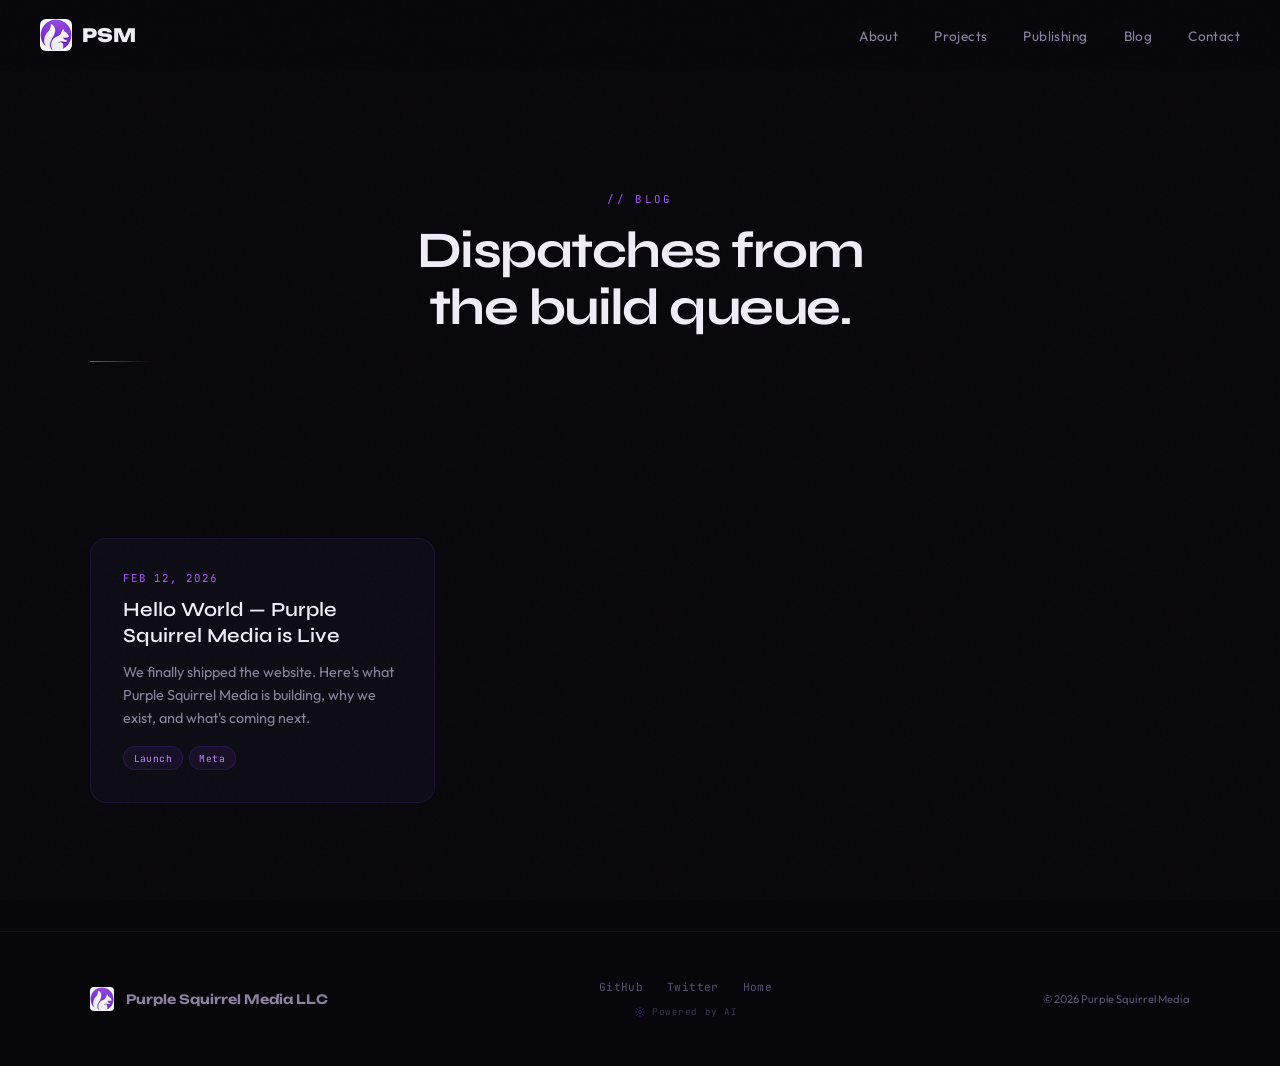
<file: blog/index.html>
<!DOCTYPE html>
<html lang="en">
<head>
    <meta charset="UTF-8">
    <meta name="viewport" content="width=device-width, initial-scale=1.0">
    <title>Blog — Purple Squirrel Media</title>
    <meta name="description" content="Updates on developer tools, open source projects, and publishing from Purple Squirrel Media.">
    <link rel="preconnect" href="https://fonts.googleapis.com">
    <link rel="preconnect" href="https://fonts.gstatic.com" crossorigin>
    <link href="https://fonts.googleapis.com/css2?family=Instrument+Serif:ital@0;1&family=JetBrains+Mono:wght@400;500&family=Outfit:wght@300;400;500;600;700&family=Syne:wght@400;500;600;700;800&family=Unbounded:wght@400;500;600;700;800;900&display=swap" rel="stylesheet">
    <link rel="stylesheet" href="/css/style.css">
</head>
<body>
    <div id="nav-placeholder"></div>

    <section class="blog-hero">
        <div class="section-inner">
            <div class="section-label">// Blog</div>
            <h1 class="section-title">Dispatches from<br>the build queue.</h1>
            <div class="section-divider"></div>
        </div>
    </section>

    <section class="blog-listing">
        <div class="section-inner">
            <div class="posts-grid">
                <article class="post-card">
                    <div class="post-date">Feb 12, 2026</div>
                    <h2 class="post-title"><a href="/blog/2026-02-12-hello-world.html">Hello World — Purple Squirrel Media is Live</a></h2>
                    <p class="post-excerpt">We finally shipped the website. Here's what Purple Squirrel Media is building, why we exist, and what's coming next.</p>
                    <div class="post-tags">
                        <span class="tag">Launch</span>
                        <span class="tag">Meta</span>
                    </div>
                </article>
            </div>
        </div>
    </section>

    <div id="footer-placeholder"></div>

    <script src="/js/shared.js"></script>
    <script>
        injectNav(document.getElementById('nav-placeholder'));
        injectFooter(document.getElementById('footer-placeholder'));
        initScrollNav();
        initMobileNav();
    </script>
</body>
</html>
</file>
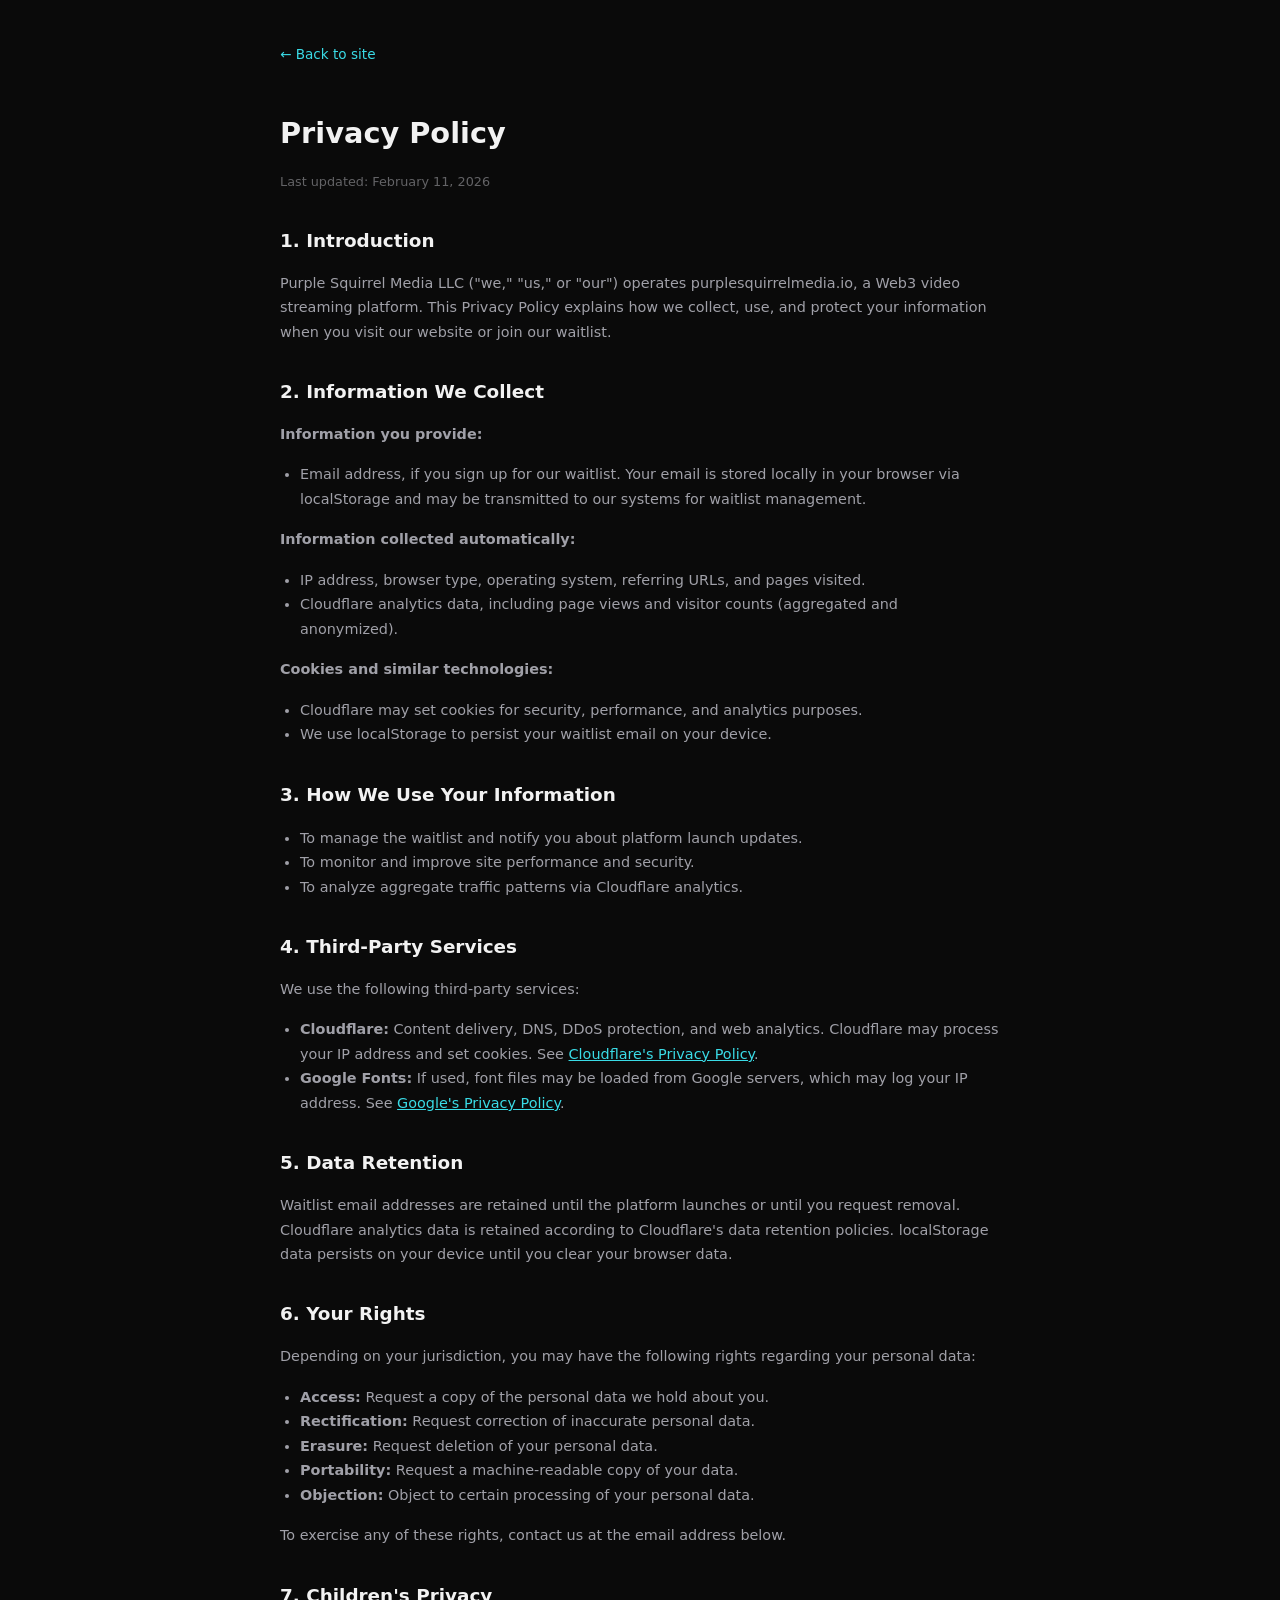
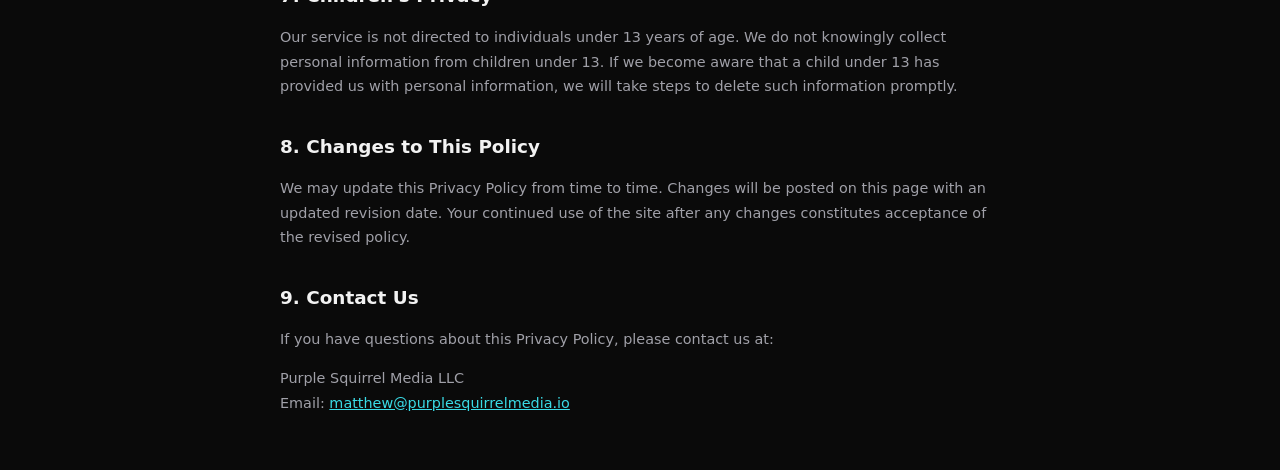
<file: privacy.html>
<!DOCTYPE html>
<html lang="en">
<head>
<meta charset="UTF-8">
<meta name="viewport" content="width=device-width, initial-scale=1.0">
<title>Privacy Policy — Purple Squirrel Media</title>
<style>
  body { font-family: system-ui, -apple-system, sans-serif; background: #0a0a0a; color: #e0e0e0; line-height: 1.7; padding: 40px 24px; max-width: 720px; margin: 0 auto; }
  h1 { font-size: 1.8rem; margin-bottom: 8px; color: #f2f2f2; }
  h2 { font-size: 1.15rem; margin-top: 32px; margin-bottom: 12px; color: #f2f2f2; }
  p, li { color: #a0a0a8; font-size: 0.9rem; }
  ul { padding-left: 20px; }
  a { color: #3adbe6; }
  .updated { font-size: 0.8rem; color: #636366; margin-bottom: 32px; }
  .back { display: inline-block; margin-bottom: 24px; color: #3adbe6; text-decoration: none; font-size: 0.85rem; }
</style>
</head>
<body>
<a href="/" class="back">&larr; Back to site</a>
<h1>Privacy Policy</h1>
<p class="updated">Last updated: February 11, 2026</p>

<h2>1. Introduction</h2>
<p>Purple Squirrel Media LLC ("we," "us," or "our") operates purplesquirrelmedia.io, a Web3 video streaming platform. This Privacy Policy explains how we collect, use, and protect your information when you visit our website or join our waitlist.</p>

<h2>2. Information We Collect</h2>
<p><strong>Information you provide:</strong></p>
<ul>
  <li>Email address, if you sign up for our waitlist. Your email is stored locally in your browser via localStorage and may be transmitted to our systems for waitlist management.</li>
</ul>
<p><strong>Information collected automatically:</strong></p>
<ul>
  <li>IP address, browser type, operating system, referring URLs, and pages visited.</li>
  <li>Cloudflare analytics data, including page views and visitor counts (aggregated and anonymized).</li>
</ul>
<p><strong>Cookies and similar technologies:</strong></p>
<ul>
  <li>Cloudflare may set cookies for security, performance, and analytics purposes.</li>
  <li>We use localStorage to persist your waitlist email on your device.</li>
</ul>

<h2>3. How We Use Your Information</h2>
<ul>
  <li>To manage the waitlist and notify you about platform launch updates.</li>
  <li>To monitor and improve site performance and security.</li>
  <li>To analyze aggregate traffic patterns via Cloudflare analytics.</li>
</ul>

<h2>4. Third-Party Services</h2>
<p>We use the following third-party services:</p>
<ul>
  <li><strong>Cloudflare:</strong> Content delivery, DNS, DDoS protection, and web analytics. Cloudflare may process your IP address and set cookies. See <a href="https://www.cloudflare.com/privacypolicy/" target="_blank" rel="noopener">Cloudflare's Privacy Policy</a>.</li>
  <li><strong>Google Fonts:</strong> If used, font files may be loaded from Google servers, which may log your IP address. See <a href="https://policies.google.com/privacy" target="_blank" rel="noopener">Google's Privacy Policy</a>.</li>
</ul>

<h2>5. Data Retention</h2>
<p>Waitlist email addresses are retained until the platform launches or until you request removal. Cloudflare analytics data is retained according to Cloudflare's data retention policies. localStorage data persists on your device until you clear your browser data.</p>

<h2>6. Your Rights</h2>
<p>Depending on your jurisdiction, you may have the following rights regarding your personal data:</p>
<ul>
  <li><strong>Access:</strong> Request a copy of the personal data we hold about you.</li>
  <li><strong>Rectification:</strong> Request correction of inaccurate personal data.</li>
  <li><strong>Erasure:</strong> Request deletion of your personal data.</li>
  <li><strong>Portability:</strong> Request a machine-readable copy of your data.</li>
  <li><strong>Objection:</strong> Object to certain processing of your personal data.</li>
</ul>
<p>To exercise any of these rights, contact us at the email address below.</p>

<h2>7. Children's Privacy</h2>
<p>Our service is not directed to individuals under 13 years of age. We do not knowingly collect personal information from children under 13. If we become aware that a child under 13 has provided us with personal information, we will take steps to delete such information promptly.</p>

<h2>8. Changes to This Policy</h2>
<p>We may update this Privacy Policy from time to time. Changes will be posted on this page with an updated revision date. Your continued use of the site after any changes constitutes acceptance of the revised policy.</p>

<h2>9. Contact Us</h2>
<p>If you have questions about this Privacy Policy, please contact us at:</p>
<p>Purple Squirrel Media LLC<br>
Email: <a href="mailto:matthew@purplesquirrelmedia.io">matthew@purplesquirrelmedia.io</a></p>
</body>
</html>
</file>
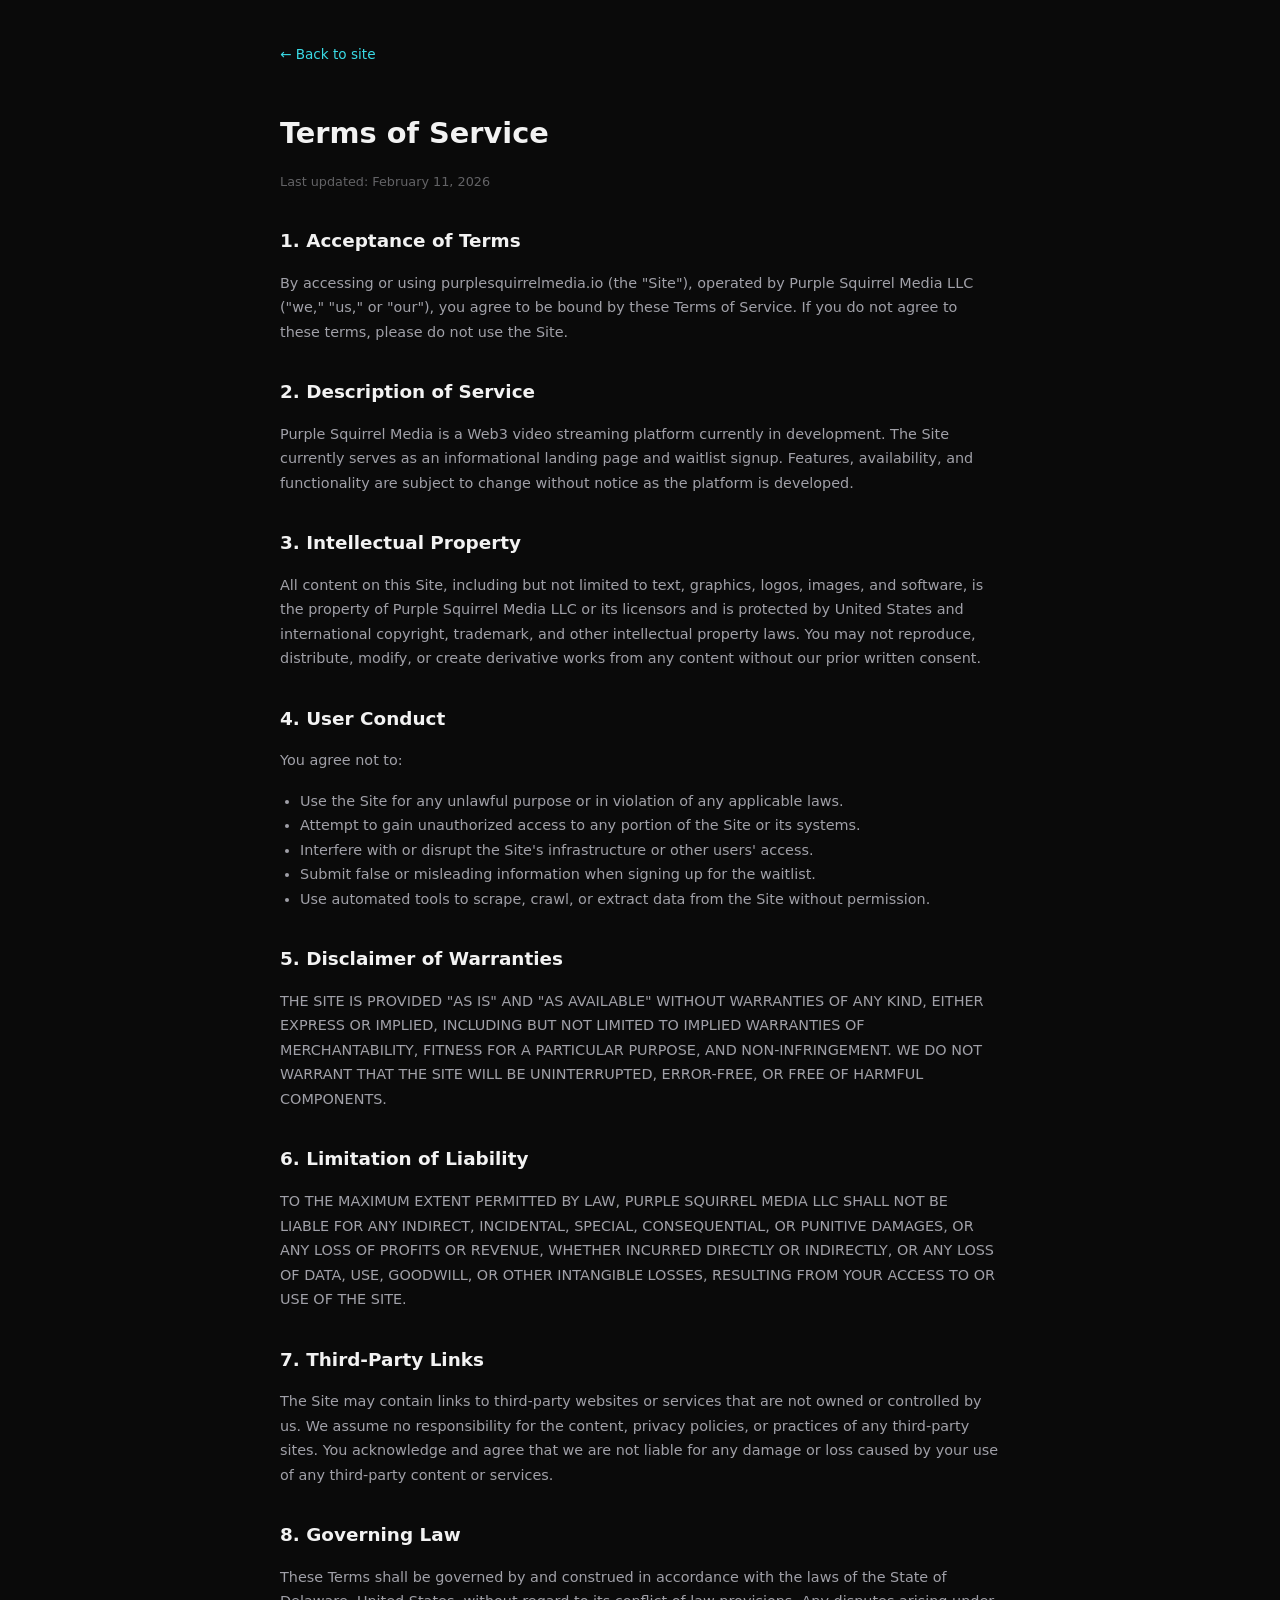
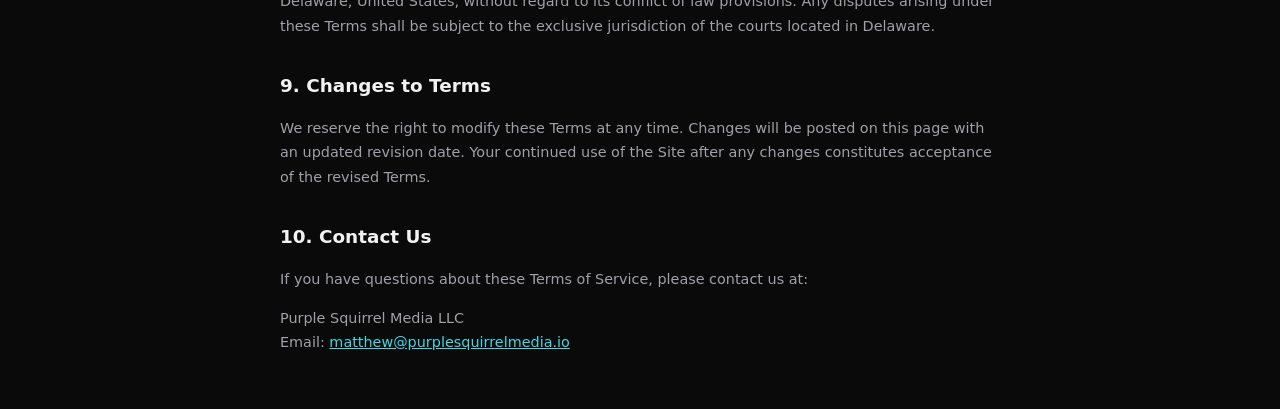
<file: terms.html>
<!DOCTYPE html>
<html lang="en">
<head>
<meta charset="UTF-8">
<meta name="viewport" content="width=device-width, initial-scale=1.0">
<title>Terms of Service — Purple Squirrel Media</title>
<style>
  body { font-family: system-ui, -apple-system, sans-serif; background: #0a0a0a; color: #e0e0e0; line-height: 1.7; padding: 40px 24px; max-width: 720px; margin: 0 auto; }
  h1 { font-size: 1.8rem; margin-bottom: 8px; color: #f2f2f2; }
  h2 { font-size: 1.15rem; margin-top: 32px; margin-bottom: 12px; color: #f2f2f2; }
  p, li { color: #a0a0a8; font-size: 0.9rem; }
  ul { padding-left: 20px; }
  a { color: #3adbe6; }
  .updated { font-size: 0.8rem; color: #636366; margin-bottom: 32px; }
  .back { display: inline-block; margin-bottom: 24px; color: #3adbe6; text-decoration: none; font-size: 0.85rem; }
</style>
</head>
<body>
<a href="/" class="back">&larr; Back to site</a>
<h1>Terms of Service</h1>
<p class="updated">Last updated: February 11, 2026</p>

<h2>1. Acceptance of Terms</h2>
<p>By accessing or using purplesquirrelmedia.io (the "Site"), operated by Purple Squirrel Media LLC ("we," "us," or "our"), you agree to be bound by these Terms of Service. If you do not agree to these terms, please do not use the Site.</p>

<h2>2. Description of Service</h2>
<p>Purple Squirrel Media is a Web3 video streaming platform currently in development. The Site currently serves as an informational landing page and waitlist signup. Features, availability, and functionality are subject to change without notice as the platform is developed.</p>

<h2>3. Intellectual Property</h2>
<p>All content on this Site, including but not limited to text, graphics, logos, images, and software, is the property of Purple Squirrel Media LLC or its licensors and is protected by United States and international copyright, trademark, and other intellectual property laws. You may not reproduce, distribute, modify, or create derivative works from any content without our prior written consent.</p>

<h2>4. User Conduct</h2>
<p>You agree not to:</p>
<ul>
  <li>Use the Site for any unlawful purpose or in violation of any applicable laws.</li>
  <li>Attempt to gain unauthorized access to any portion of the Site or its systems.</li>
  <li>Interfere with or disrupt the Site's infrastructure or other users' access.</li>
  <li>Submit false or misleading information when signing up for the waitlist.</li>
  <li>Use automated tools to scrape, crawl, or extract data from the Site without permission.</li>
</ul>

<h2>5. Disclaimer of Warranties</h2>
<p>THE SITE IS PROVIDED "AS IS" AND "AS AVAILABLE" WITHOUT WARRANTIES OF ANY KIND, EITHER EXPRESS OR IMPLIED, INCLUDING BUT NOT LIMITED TO IMPLIED WARRANTIES OF MERCHANTABILITY, FITNESS FOR A PARTICULAR PURPOSE, AND NON-INFRINGEMENT. WE DO NOT WARRANT THAT THE SITE WILL BE UNINTERRUPTED, ERROR-FREE, OR FREE OF HARMFUL COMPONENTS.</p>

<h2>6. Limitation of Liability</h2>
<p>TO THE MAXIMUM EXTENT PERMITTED BY LAW, PURPLE SQUIRREL MEDIA LLC SHALL NOT BE LIABLE FOR ANY INDIRECT, INCIDENTAL, SPECIAL, CONSEQUENTIAL, OR PUNITIVE DAMAGES, OR ANY LOSS OF PROFITS OR REVENUE, WHETHER INCURRED DIRECTLY OR INDIRECTLY, OR ANY LOSS OF DATA, USE, GOODWILL, OR OTHER INTANGIBLE LOSSES, RESULTING FROM YOUR ACCESS TO OR USE OF THE SITE.</p>

<h2>7. Third-Party Links</h2>
<p>The Site may contain links to third-party websites or services that are not owned or controlled by us. We assume no responsibility for the content, privacy policies, or practices of any third-party sites. You acknowledge and agree that we are not liable for any damage or loss caused by your use of any third-party content or services.</p>

<h2>8. Governing Law</h2>
<p>These Terms shall be governed by and construed in accordance with the laws of the State of Delaware, United States, without regard to its conflict of law provisions. Any disputes arising under these Terms shall be subject to the exclusive jurisdiction of the courts located in Delaware.</p>

<h2>9. Changes to Terms</h2>
<p>We reserve the right to modify these Terms at any time. Changes will be posted on this page with an updated revision date. Your continued use of the Site after any changes constitutes acceptance of the revised Terms.</p>

<h2>10. Contact Us</h2>
<p>If you have questions about these Terms of Service, please contact us at:</p>
<p>Purple Squirrel Media LLC<br>
Email: <a href="mailto:matthew@purplesquirrelmedia.io">matthew@purplesquirrelmedia.io</a></p>
</body>
</html>
</file>
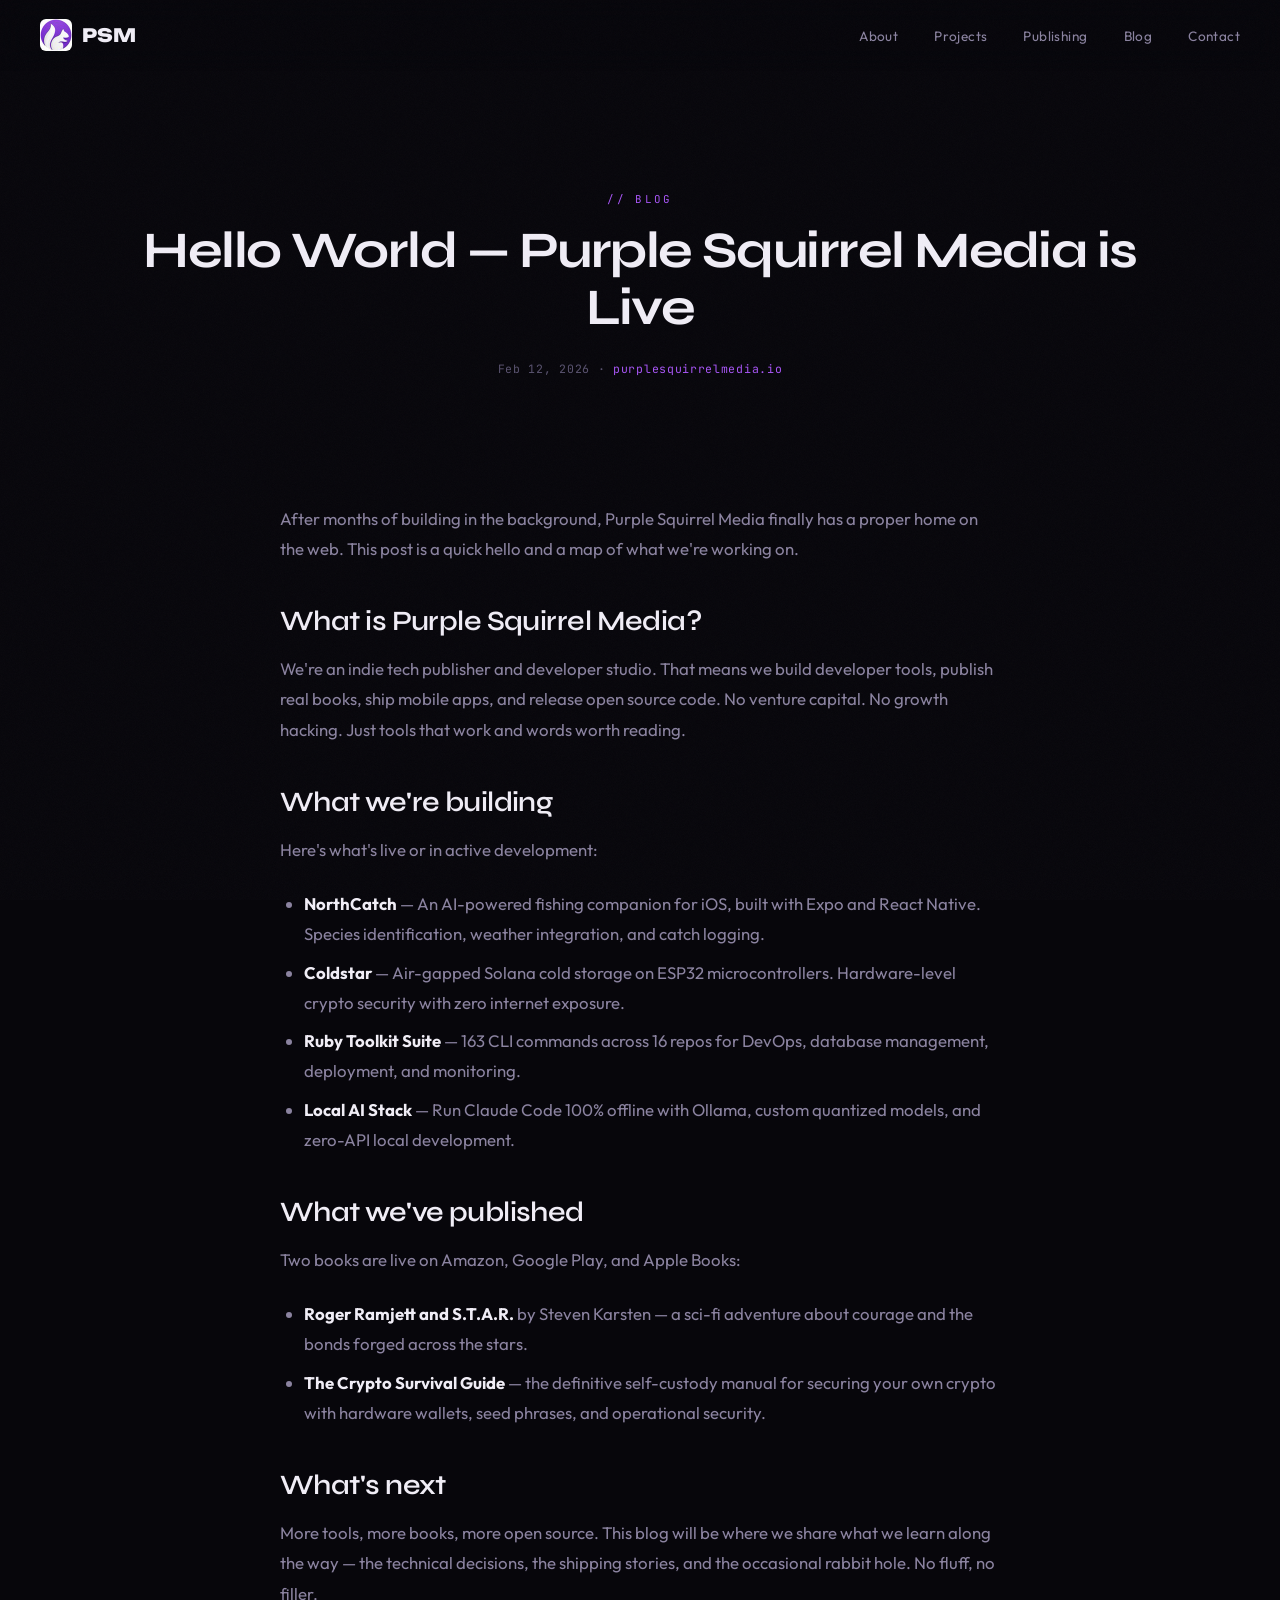
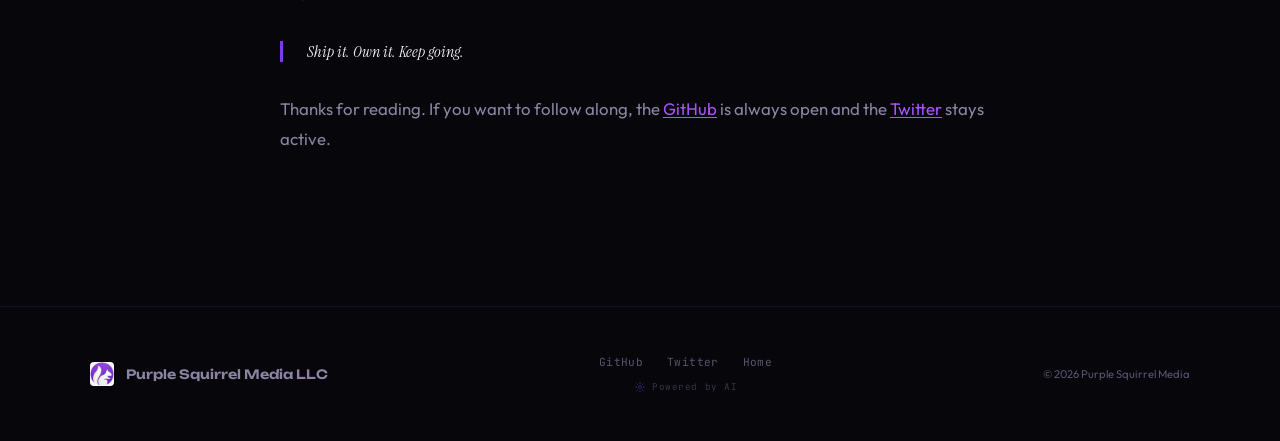
<file: blog/2026-02-12-hello-world.html>
<!DOCTYPE html>
<html lang="en">
<head>
    <meta charset="UTF-8">
    <meta name="viewport" content="width=device-width, initial-scale=1.0">
    <title>Hello World — Purple Squirrel Media</title>
    <meta name="description" content="Purple Squirrel Media is live. Here's what we're building and why.">
    <link rel="preconnect" href="https://fonts.googleapis.com">
    <link rel="preconnect" href="https://fonts.gstatic.com" crossorigin>
    <link href="https://fonts.googleapis.com/css2?family=Instrument+Serif:ital@0;1&family=JetBrains+Mono:wght@400;500&family=Outfit:wght@300;400;500;600;700&family=Syne:wght@400;500;600;700;800&family=Unbounded:wght@400;500;600;700;800;900&display=swap" rel="stylesheet">
    <link rel="stylesheet" href="/css/style.css">
</head>
<body>
    <div id="nav-placeholder"></div>

    <header class="post-header">
        <div class="section-inner">
            <div class="section-label">// Blog</div>
            <h1 class="section-title">Hello World — Purple Squirrel Media is Live</h1>
            <div class="post-meta">Feb 12, 2026 &middot; <a href="/">purplesquirrelmedia.io</a></div>
        </div>
    </header>

    <article class="post-content">
        <div class="post-content-inner">
            <p>After months of building in the background, Purple Squirrel Media finally has a proper home on the web. This post is a quick hello and a map of what we're working on.</p>

            <h2>What is Purple Squirrel Media?</h2>
            <p>We're an indie tech publisher and developer studio. That means we build developer tools, publish real books, ship mobile apps, and release open source code. No venture capital. No growth hacking. Just tools that work and words worth reading.</p>

            <h2>What we're building</h2>
            <p>Here's what's live or in active development:</p>
            <ul>
                <li><strong>NorthCatch</strong> — An AI-powered fishing companion for iOS, built with Expo and React Native. Species identification, weather integration, and catch logging.</li>
                <li><strong>Coldstar</strong> — Air-gapped Solana cold storage on ESP32 microcontrollers. Hardware-level crypto security with zero internet exposure.</li>
                <li><strong>Ruby Toolkit Suite</strong> — 163 CLI commands across 16 repos for DevOps, database management, deployment, and monitoring.</li>
                <li><strong>Local AI Stack</strong> — Run Claude Code 100% offline with Ollama, custom quantized models, and zero-API local development.</li>
            </ul>

            <h2>What we've published</h2>
            <p>Two books are live on Amazon, Google Play, and Apple Books:</p>
            <ul>
                <li><strong>Roger Ramjett and S.T.A.R.</strong> by Steven Karsten — a sci-fi adventure about courage and the bonds forged across the stars.</li>
                <li><strong>The Crypto Survival Guide</strong> — the definitive self-custody manual for securing your own crypto with hardware wallets, seed phrases, and operational security.</li>
            </ul>

            <h2>What's next</h2>
            <p>More tools, more books, more open source. This blog will be where we share what we learn along the way — the technical decisions, the shipping stories, and the occasional rabbit hole. No fluff, no filler.</p>

            <blockquote>Ship it. Own it. Keep going.</blockquote>

            <p>Thanks for reading. If you want to follow along, the <a href="https://github.com/ExpertVagabond">GitHub</a> is always open and the <a href="https://twitter.com/expertvagabond">Twitter</a> stays active.</p>
        </div>
    </article>

    <div id="footer-placeholder"></div>

    <script src="/js/shared.js"></script>
    <script>
        injectNav(document.getElementById('nav-placeholder'));
        injectFooter(document.getElementById('footer-placeholder'));
        initScrollNav();
        initMobileNav();
    </script>
</body>
</html>
</file>
<file: css/style.css>
/* ═══════════════════════════════════════════════
   PURPLE SQUIRREL MEDIA — Style System
   ═══════════════════════════════════════════════ */

*, *::before, *::after { margin: 0; padding: 0; box-sizing: border-box; }

:root {
    --bg: #07060b;
    --bg-card: rgba(18, 15, 28, 0.6);
    --purple: #7C3AED;
    --purple-light: #A855F7;
    --purple-glow: #C084FC;
    --pink: #E879F9;
    --text: #F0EDF6;
    --text-dim: #8B83A0;
    --text-muted: #5A5370;
    --border: rgba(124, 58, 237, 0.15);
    --font-display: 'Syne', sans-serif;
    --font-brand: 'Unbounded', sans-serif;
    --font-serif: 'Instrument Serif', serif;
    --font-body: 'Outfit', sans-serif;
    --font-mono: 'JetBrains Mono', monospace;
}

html {
    scroll-behavior: smooth;
    background: var(--bg);
    color: var(--text);
    font-family: var(--font-body);
    overflow-x: hidden;
}

body {
    background: var(--bg);
    min-height: 100vh;
}

/* Film grain overlay */
body::after {
    content: '';
    position: fixed;
    inset: 0;
    opacity: 0.03;
    pointer-events: none;
    z-index: 10000;
    background-image: url("data:image/svg+xml,%3Csvg viewBox='0 0 512 512' xmlns='http://www.w3.org/2000/svg'%3E%3Cfilter id='n'%3E%3CfeTurbulence type='fractalNoise' baseFrequency='0.7' numOctaves='4' stitchTiles='stitch'/%3E%3C/filter%3E%3Crect width='100%25' height='100%25' filter='url(%23n)' opacity='1'/%3E%3C/svg%3E");
    background-size: 256px 256px;
}

/* WebGL Canvas */
#webgl-canvas {
    position: fixed;
    top: 0;
    left: 0;
    width: 100%;
    height: 100%;
    z-index: 0;
}

/* ─── NAVIGATION ─── */
.nav {
    position: fixed;
    top: 0;
    left: 0;
    right: 0;
    z-index: 1000;
    padding: 1.2rem 2.5rem;
    display: flex;
    align-items: center;
    justify-content: space-between;
    backdrop-filter: blur(14px);
    -webkit-backdrop-filter: blur(14px);
    background: rgba(7, 6, 11, 0.4);
    border-bottom: 1px solid transparent;
    transition: all 0.4s ease;
}

.nav.scrolled {
    background: rgba(7, 6, 11, 0.85);
    border-bottom-color: var(--border);
}

.nav-logo {
    font-family: var(--font-brand);
    font-weight: 800;
    font-size: 1.15rem;
    letter-spacing: -0.02em;
    color: var(--text);
    text-decoration: none;
    display: flex;
    align-items: center;
    gap: 0.65rem;
}

.nav-logo-img {
    width: 32px;
    height: 32px;
    border-radius: 6px;
    object-fit: cover;
}

.logo-orb {
    width: 10px;
    height: 10px;
    border-radius: 50%;
    background: var(--purple);
    box-shadow: 0 0 20px var(--purple), 0 0 40px rgba(124, 58, 237, 0.3);
    animation: pulse-orb 3s ease-in-out infinite;
}

@keyframes pulse-orb {
    0%, 100% { box-shadow: 0 0 20px var(--purple), 0 0 40px rgba(124, 58, 237, 0.3); }
    50% { box-shadow: 0 0 30px var(--purple-light), 0 0 60px rgba(168, 85, 247, 0.5); }
}

.nav-links {
    display: flex;
    gap: 2.25rem;
    list-style: none;
}

.nav-links a {
    font-family: var(--font-body);
    font-weight: 400;
    font-size: 0.85rem;
    color: var(--text-dim);
    text-decoration: none;
    letter-spacing: 0.03em;
    transition: color 0.3s ease;
    position: relative;
}

.nav-links a::after {
    content: '';
    position: absolute;
    bottom: -4px;
    left: 0;
    width: 0;
    height: 1px;
    background: var(--purple-light);
    transition: width 0.3s ease;
}

.nav-links a:hover { color: var(--purple-light); }
.nav-links a:hover::after { width: 100%; }

.nav-hamburger {
    display: none;
    flex-direction: column;
    gap: 5px;
    cursor: pointer;
    background: none;
    border: none;
    padding: 4px;
    z-index: 1001;
}

.nav-hamburger span {
    width: 22px;
    height: 1.5px;
    background: var(--text);
    transition: all 0.3s ease;
    display: block;
}

.nav-hamburger.open span:nth-child(1) { transform: rotate(45deg) translate(4px, 4px); }
.nav-hamburger.open span:nth-child(2) { opacity: 0; }
.nav-hamburger.open span:nth-child(3) { transform: rotate(-45deg) translate(4px, -4px); }

/* ─── HERO ─── */
.hero {
    position: relative;
    z-index: 1;
    min-height: 100vh;
    display: flex;
    flex-direction: column;
    align-items: center;
    justify-content: center;
    text-align: center;
    padding: 2rem;
}

.hero-overline {
    font-family: var(--font-mono);
    font-size: 0.7rem;
    letter-spacing: 0.25em;
    text-transform: uppercase;
    color: var(--purple-light);
    margin-bottom: 1.75rem;
    opacity: 0;
    animation: fadeUp 0.9s cubic-bezier(0.16, 1, 0.3, 1) forwards 0.3s;
}

.hero-title {
    font-family: var(--font-brand);
    font-size: clamp(2.8rem, 8vw, 7.5rem);
    font-weight: 900;
    line-height: 0.92;
    letter-spacing: -0.045em;
    margin-bottom: 1.75rem;
    opacity: 0;
    animation: fadeUp 0.9s cubic-bezier(0.16, 1, 0.3, 1) forwards 0.5s;
}

.gradient-text {
    background: linear-gradient(135deg, #A855F7 0%, #E879F9 40%, #C084FC 70%, #7C3AED 100%);
    background-size: 200% 200%;
    -webkit-background-clip: text;
    -webkit-text-fill-color: transparent;
    background-clip: text;
    animation: gradient-shift 8s ease infinite;
}

@keyframes gradient-shift {
    0%, 100% { background-position: 0% 50%; }
    50% { background-position: 100% 50%; }
}

.hero-tagline {
    font-family: var(--font-serif);
    font-style: italic;
    font-size: clamp(1.05rem, 2.5vw, 1.65rem);
    color: var(--text-dim);
    margin-bottom: 0.5rem;
    min-height: 2.5rem;
    opacity: 0;
    animation: fadeUp 0.9s cubic-bezier(0.16, 1, 0.3, 1) forwards 0.7s;
}

.hero-tagline .scramble-char { color: var(--purple-glow); }

.hero-sub {
    font-family: var(--font-mono);
    font-size: 0.72rem;
    color: var(--text-muted);
    letter-spacing: 0.08em;
    margin-bottom: 2.75rem;
    opacity: 0;
    animation: fadeUp 0.9s cubic-bezier(0.16, 1, 0.3, 1) forwards 0.9s;
}

.hero-cta {
    display: inline-flex;
    align-items: center;
    gap: 0.6rem;
    font-family: var(--font-body);
    font-weight: 500;
    font-size: 0.9rem;
    letter-spacing: 0.02em;
    padding: 0.9rem 2.2rem;
    background: var(--purple);
    color: white;
    border: none;
    border-radius: 999px;
    cursor: pointer;
    text-decoration: none;
    transition: all 0.35s cubic-bezier(0.16, 1, 0.3, 1);
    opacity: 0;
    animation: fadeUp 0.9s cubic-bezier(0.16, 1, 0.3, 1) forwards 1.1s;
}

.hero-cta:hover {
    background: var(--purple-light);
    box-shadow: 0 0 50px rgba(124, 58, 237, 0.45);
    transform: translateY(-3px);
}

.hero-cta svg {
    width: 16px;
    height: 16px;
    transition: transform 0.3s ease;
}

.hero-cta:hover svg { transform: translateX(4px); }

.hero-scroll {
    position: absolute;
    bottom: 2.5rem;
    left: 50%;
    transform: translateX(-50%);
    opacity: 0;
    animation: fadeUp 0.9s cubic-bezier(0.16, 1, 0.3, 1) forwards 1.4s;
}

.scroll-line {
    width: 1px;
    height: 48px;
    background: linear-gradient(to bottom, var(--purple), transparent);
    margin: 0 auto;
    animation: scroll-pulse 2.5s ease-in-out infinite;
}

@keyframes scroll-pulse {
    0%, 100% { opacity: 0.2; transform: scaleY(0.4); transform-origin: top; }
    50% { opacity: 0.8; transform: scaleY(1); transform-origin: top; }
}

@keyframes fadeUp {
    from { opacity: 0; transform: translateY(35px); }
    to { opacity: 1; transform: translateY(0); }
}

/* ─── SECTIONS ─── */
section {
    position: relative;
    z-index: 1;
    padding: 8rem 2rem;
}

.section-inner {
    max-width: 1100px;
    margin: 0 auto;
}

.section-label {
    font-family: var(--font-mono);
    font-size: 0.68rem;
    letter-spacing: 0.22em;
    text-transform: uppercase;
    color: var(--purple-light);
    margin-bottom: 1rem;
}

.section-title {
    font-family: var(--font-display);
    font-size: clamp(1.9rem, 4vw, 3.25rem);
    font-weight: 700;
    letter-spacing: -0.03em;
    line-height: 1.12;
    margin-bottom: 1.5rem;
}

.section-divider {
    width: 60px;
    height: 1px;
    background: linear-gradient(90deg, var(--purple), transparent);
    margin-bottom: 3rem;
}

/* Scroll reveal */
.reveal {
    opacity: 0;
    transform: translateY(45px);
    transition: opacity 0.9s cubic-bezier(0.16, 1, 0.3, 1),
                transform 0.9s cubic-bezier(0.16, 1, 0.3, 1);
}

.reveal.visible {
    opacity: 1;
    transform: translateY(0);
}

.reveal-delay-1 { transition-delay: 0.1s; }
.reveal-delay-2 { transition-delay: 0.2s; }
.reveal-delay-3 { transition-delay: 0.3s; }
.reveal-delay-4 { transition-delay: 0.4s; }

/* ─── ABOUT ─── */
.about-grid {
    display: grid;
    grid-template-columns: 1.3fr 1fr;
    gap: 4rem;
    align-items: start;
}

.about-text {
    font-size: 1.05rem;
    line-height: 1.8;
    color: var(--text-dim);
}

.about-text em {
    font-family: var(--font-serif);
    font-style: italic;
    color: var(--text);
}

.about-text p + p { margin-top: 1.25rem; }

.stats-grid {
    display: grid;
    grid-template-columns: 1fr 1fr;
    gap: 1.25rem;
}

.stat-card {
    padding: 1.5rem;
    background: var(--bg-card);
    border: 1px solid var(--border);
    border-radius: 14px;
    backdrop-filter: blur(10px);
    -webkit-backdrop-filter: blur(10px);
    transition: border-color 0.3s ease;
}

.stat-card:hover { border-color: rgba(124, 58, 237, 0.35); }

.stat-number {
    font-family: var(--font-display);
    font-size: 2.1rem;
    font-weight: 800;
    color: var(--purple-light);
    line-height: 1;
    margin-bottom: 0.35rem;
}

.stat-label {
    font-family: var(--font-mono);
    font-size: 0.62rem;
    letter-spacing: 0.12em;
    text-transform: uppercase;
    color: var(--text-muted);
}

/* ─── PROJECTS ─── */
.projects-grid {
    display: grid;
    grid-template-columns: repeat(2, 1fr);
    gap: 1.5rem;
}

.project-card {
    padding: 2rem;
    background: var(--bg-card);
    border: 1px solid var(--border);
    border-radius: 16px;
    backdrop-filter: blur(14px);
    -webkit-backdrop-filter: blur(14px);
    transition: all 0.45s cubic-bezier(0.16, 1, 0.3, 1);
    position: relative;
    overflow: hidden;
}

.project-card::before {
    content: '';
    position: absolute;
    top: 0;
    left: 0;
    right: 0;
    height: 1px;
    background: linear-gradient(90deg, transparent 0%, var(--purple) 50%, transparent 100%);
    opacity: 0;
    transition: opacity 0.4s ease;
}

.project-card::after {
    content: '';
    position: absolute;
    top: 0;
    left: 0;
    right: 0;
    bottom: 0;
    background: radial-gradient(circle at var(--mouse-x, 50%) var(--mouse-y, 50%), rgba(124, 58, 237, 0.06) 0%, transparent 60%);
    pointer-events: none;
    opacity: 0;
    transition: opacity 0.4s ease;
}

.project-card:hover {
    border-color: rgba(124, 58, 237, 0.35);
    transform: translateY(-5px);
    box-shadow: 0 25px 60px rgba(124, 58, 237, 0.12);
}

.project-card:hover::before,
.project-card:hover::after { opacity: 1; }

.project-icon {
    width: 42px;
    height: 42px;
    border-radius: 11px;
    background: rgba(124, 58, 237, 0.12);
    border: 1px solid rgba(124, 58, 237, 0.2);
    display: flex;
    align-items: center;
    justify-content: center;
    margin-bottom: 1.25rem;
}

.project-icon svg {
    width: 20px;
    height: 20px;
    stroke: var(--purple-light);
    fill: none;
    stroke-width: 1.5;
    stroke-linecap: round;
    stroke-linejoin: round;
}

.project-card h3 {
    font-family: var(--font-display);
    font-size: 1.15rem;
    font-weight: 600;
    margin-bottom: 0.5rem;
    letter-spacing: -0.01em;
}

.project-desc {
    font-size: 0.88rem;
    color: var(--text-dim);
    line-height: 1.65;
    margin-bottom: 1.25rem;
}

.project-tags {
    display: flex;
    flex-wrap: wrap;
    gap: 0.4rem;
}

.tag {
    font-family: var(--font-mono);
    font-size: 0.6rem;
    letter-spacing: 0.04em;
    padding: 0.28rem 0.6rem;
    background: rgba(124, 58, 237, 0.08);
    border: 1px solid rgba(124, 58, 237, 0.18);
    border-radius: 999px;
    color: var(--purple-glow);
}

/* ─── PUBLISHING ─── */
.publishing-grid {
    display: grid;
    grid-template-columns: repeat(2, 1fr);
    gap: 1.5rem;
}

.book-card {
    display: flex;
    gap: 1.75rem;
    padding: 2rem;
    background: var(--bg-card);
    border: 1px solid var(--border);
    border-radius: 16px;
    backdrop-filter: blur(14px);
    -webkit-backdrop-filter: blur(14px);
    transition: all 0.45s cubic-bezier(0.16, 1, 0.3, 1);
}

.book-card:hover {
    border-color: rgba(124, 58, 237, 0.35);
    transform: translateY(-5px);
    box-shadow: 0 25px 60px rgba(124, 58, 237, 0.1);
}

.book-spine {
    width: 80px;
    min-height: 115px;
    border-radius: 4px 8px 8px 4px;
    flex-shrink: 0;
    display: flex;
    align-items: center;
    justify-content: center;
    font-family: var(--font-display);
    font-size: 0.6rem;
    font-weight: 700;
    text-align: center;
    padding: 0.75rem 0.5rem;
    line-height: 1.3;
    letter-spacing: 0.02em;
    position: relative;
    overflow: hidden;
}

.book-spine::before {
    content: '';
    position: absolute;
    top: 0;
    left: 0;
    width: 4px;
    height: 100%;
}

.book-spine.ramjett {
    background: linear-gradient(160deg, #1a0a3e 0%, #0d1b2a 50%, #1a0a3e 100%);
    color: #e0d6ff;
}

.book-spine.ramjett::before { background: linear-gradient(to bottom, #7C3AED, #3b0764); }

.book-spine.crypto {
    background: linear-gradient(160deg, #0a1628 0%, #1a0a2e 50%, #0a1628 100%);
    color: #c0f0ff;
}

.book-spine.crypto::before { background: linear-gradient(to bottom, #06b6d4, #7C3AED); }

.book-info h3 {
    font-family: var(--font-display);
    font-size: 1.05rem;
    font-weight: 600;
    margin-bottom: 0.4rem;
    letter-spacing: -0.01em;
}

.book-info .book-author {
    font-family: var(--font-serif);
    font-style: italic;
    font-size: 0.82rem;
    color: var(--text-dim);
    margin-bottom: 0.6rem;
}

.book-info p {
    font-size: 0.82rem;
    color: var(--text-dim);
    line-height: 1.55;
    margin-bottom: 0.85rem;
}

.book-platforms {
    display: flex;
    gap: 0.5rem;
    flex-wrap: wrap;
}

.platform-badge {
    font-family: var(--font-mono);
    font-size: 0.58rem;
    letter-spacing: 0.04em;
    padding: 0.25rem 0.55rem;
    border-radius: 999px;
    background: rgba(34, 197, 94, 0.08);
    border: 1px solid rgba(34, 197, 94, 0.2);
    color: #4ade80;
    text-decoration: none;
    transition: all 0.3s ease;
    display: inline-block;
}

a.platform-badge:hover {
    background: rgba(34, 197, 94, 0.18);
    border-color: rgba(34, 197, 94, 0.45);
    transform: translateY(-2px);
    color: #86efac;
}

/* ─── NEWSLETTER ─── */
.newsletter-section {
    text-align: center;
    padding: 6rem 2rem;
    border-top: 1px solid var(--border);
}

.newsletter-text {
    font-size: 1.05rem;
    color: var(--text-dim);
    max-width: 480px;
    margin: 0 auto 2.5rem;
    line-height: 1.7;
}

.newsletter-form {
    display: flex;
    gap: 0.75rem;
    max-width: 460px;
    margin: 0 auto;
}

.newsletter-form input[type="email"] {
    flex: 1;
    padding: 0.85rem 1.15rem;
    font-family: var(--font-body);
    font-size: 0.88rem;
    color: var(--text);
    background: rgba(18, 15, 28, 0.6);
    border: 1px solid var(--border);
    border-radius: 999px;
    transition: all 0.3s ease;
    backdrop-filter: blur(10px);
    -webkit-backdrop-filter: blur(10px);
}

.newsletter-form input[type="email"]::placeholder { color: var(--text-muted); }

.newsletter-form input[type="email"]:focus {
    outline: none;
    border-color: var(--purple);
    box-shadow: 0 0 25px rgba(124, 58, 237, 0.15);
}

/* ─── CONTACT FORM ─── */
.contact-form {
    max-width: 580px;
    margin: 0 auto 3rem;
    text-align: left;
}

.form-row {
    display: grid;
    grid-template-columns: 1fr 1fr;
    gap: 1rem;
}

.form-field {
    margin-bottom: 1rem;
}

.form-field label {
    display: block;
    font-family: var(--font-mono);
    font-size: 0.68rem;
    letter-spacing: 0.08em;
    text-transform: uppercase;
    color: var(--text-dim);
    margin-bottom: 0.5rem;
}

.form-field input,
.form-field textarea {
    width: 100%;
    padding: 0.85rem 1rem;
    font-family: var(--font-body);
    font-size: 0.88rem;
    color: var(--text);
    background: rgba(18, 15, 28, 0.6);
    border: 1px solid var(--border);
    border-radius: 10px;
    transition: all 0.3s ease;
    backdrop-filter: blur(10px);
    -webkit-backdrop-filter: blur(10px);
}

.form-field input::placeholder,
.form-field textarea::placeholder { color: var(--text-muted); }

.form-field input:focus,
.form-field textarea:focus {
    outline: none;
    border-color: var(--purple);
    box-shadow: 0 0 25px rgba(124, 58, 237, 0.15);
}

.form-field textarea {
    resize: vertical;
    min-height: 120px;
}

.contact-form .btn { width: 100%; justify-content: center; }

.form-status {
    margin-top: 1rem;
    padding: 0.75rem 1rem;
    border-radius: 10px;
    font-family: var(--font-mono);
    font-size: 0.75rem;
    text-align: center;
    display: none;
}

.form-status.success {
    display: block;
    background: rgba(34, 197, 94, 0.08);
    border: 1px solid rgba(34, 197, 94, 0.25);
    color: #4ade80;
}

.form-status.error {
    display: block;
    background: rgba(239, 68, 68, 0.08);
    border: 1px solid rgba(239, 68, 68, 0.25);
    color: #f87171;
}

/* ─── CTA ─── */
.cta-section {
    text-align: center;
    padding: 8rem 2rem;
}

.cta-section .section-title {
    font-size: clamp(2.2rem, 5vw, 3.75rem);
    margin-bottom: 1rem;
}

.cta-text {
    font-size: 1.05rem;
    color: var(--text-dim);
    max-width: 480px;
    margin: 0 auto 2.5rem;
    line-height: 1.7;
}

.cta-buttons {
    display: flex;
    gap: 1rem;
    justify-content: center;
    flex-wrap: wrap;
}

.btn {
    display: inline-flex;
    align-items: center;
    gap: 0.5rem;
    padding: 0.85rem 2rem;
    font-family: var(--font-body);
    font-weight: 500;
    font-size: 0.88rem;
    text-decoration: none;
    border-radius: 999px;
    transition: all 0.35s cubic-bezier(0.16, 1, 0.3, 1);
    cursor: pointer;
    border: none;
}

.btn svg {
    width: 16px;
    height: 16px;
}

.btn-primary {
    background: var(--purple);
    color: white;
}

.btn-primary:hover {
    background: var(--purple-light);
    box-shadow: 0 0 50px rgba(124, 58, 237, 0.4);
    transform: translateY(-2px);
}

.btn-ghost {
    background: transparent;
    color: var(--text);
    border: 1px solid var(--border);
}

.btn-ghost:hover {
    border-color: var(--purple);
    color: var(--purple-light);
}

/* ─── FOOTER ─── */
.footer {
    position: relative;
    z-index: 1;
    padding: 3rem 2rem;
    border-top: 1px solid var(--border);
}

.footer-inner {
    max-width: 1100px;
    margin: 0 auto;
    display: flex;
    justify-content: space-between;
    align-items: center;
}

.footer-brand {
    display: flex;
    align-items: center;
    gap: 0.75rem;
}

.footer-squirrel {
    width: 28px;
    height: 28px;
}

.footer-brand span {
    font-family: var(--font-brand);
    font-size: 0.8rem;
    font-weight: 600;
    color: var(--text-dim);
}

.footer-center {
    display: flex;
    flex-direction: column;
    align-items: center;
    gap: 0.75rem;
}

.footer-links {
    display: flex;
    gap: 1.5rem;
}

.footer-links a {
    font-family: var(--font-mono);
    font-size: 0.7rem;
    color: var(--text-muted);
    text-decoration: none;
    letter-spacing: 0.03em;
    transition: color 0.3s ease;
}

.footer-links a:hover { color: var(--purple-light); }

.footer-ai-badge {
    font-family: var(--font-mono);
    font-size: 0.58rem;
    letter-spacing: 0.06em;
    color: var(--text-muted);
    display: flex;
    align-items: center;
    gap: 0.4rem;
    opacity: 0.6;
}

.footer-ai-badge svg {
    width: 12px;
    height: 12px;
    stroke: var(--purple);
    fill: none;
    stroke-width: 1.5;
}

.footer-copy {
    font-size: 0.7rem;
    color: var(--text-muted);
}

/* ─── CURSOR GLOW ─── */
.cursor-glow {
    position: fixed;
    width: 300px;
    height: 300px;
    border-radius: 50%;
    background: radial-gradient(circle, rgba(124, 58, 237, 0.08) 0%, transparent 70%);
    pointer-events: none;
    z-index: 9999;
    transform: translate(-50%, -50%);
    transition: opacity 0.3s ease;
    opacity: 0;
}

.cursor-glow.active { opacity: 1; }

::selection {
    background: rgba(124, 58, 237, 0.4);
    color: white;
}

/* ─── BLOG ─── */
.blog-hero {
    padding: 12rem 2rem 4rem;
    text-align: center;
}

.blog-listing {
    padding: 4rem 2rem 8rem;
}

.posts-grid {
    display: grid;
    grid-template-columns: repeat(auto-fill, minmax(320px, 1fr));
    gap: 2rem;
}

.post-card {
    padding: 2rem;
    background: var(--bg-card);
    border: 1px solid var(--border);
    border-radius: 16px;
    backdrop-filter: blur(14px);
    -webkit-backdrop-filter: blur(14px);
    transition: all 0.45s cubic-bezier(0.16, 1, 0.3, 1);
}

.post-card:hover {
    border-color: rgba(124, 58, 237, 0.35);
    transform: translateY(-5px);
    box-shadow: 0 25px 60px rgba(124, 58, 237, 0.12);
}

.post-date {
    font-family: var(--font-mono);
    font-size: 0.68rem;
    letter-spacing: 0.08em;
    text-transform: uppercase;
    color: var(--purple-light);
    margin-bottom: 0.75rem;
}

.post-title {
    font-family: var(--font-display);
    font-size: 1.25rem;
    font-weight: 600;
    margin-bottom: 0.75rem;
    line-height: 1.3;
}

.post-title a {
    color: var(--text);
    text-decoration: none;
    transition: color 0.3s ease;
}

.post-title a:hover { color: var(--purple-light); }

.post-excerpt {
    font-size: 0.9rem;
    color: var(--text-dim);
    line-height: 1.6;
    margin-bottom: 1rem;
}

.post-tags { display: flex; flex-wrap: wrap; gap: 0.4rem; }

/* Blog post single */
.post-header {
    padding: 12rem 2rem 4rem;
    text-align: center;
}

.post-meta {
    font-family: var(--font-mono);
    font-size: 0.72rem;
    color: var(--text-muted);
    letter-spacing: 0.06em;
    margin-top: 1rem;
}

.post-meta a {
    color: var(--purple-light);
    text-decoration: none;
}

.post-meta a:hover { text-decoration: underline; }

.post-content {
    padding: 4rem 2rem 8rem;
}

.post-content-inner {
    max-width: 720px;
    margin: 0 auto;
}

.post-content h2 {
    font-family: var(--font-display);
    font-size: 1.75rem;
    font-weight: 600;
    margin: 2.5rem 0 1rem;
    letter-spacing: -0.02em;
}

.post-content p {
    font-size: 1.05rem;
    line-height: 1.8;
    color: var(--text-dim);
    margin-bottom: 1.5rem;
}

.post-content a {
    color: var(--purple-light);
    text-decoration: underline;
    text-decoration-thickness: 1px;
    text-underline-offset: 2px;
}

.post-content a:hover { color: var(--purple-glow); }

.post-content code {
    font-family: var(--font-mono);
    font-size: 0.9em;
    padding: 0.15rem 0.35rem;
    background: rgba(124, 58, 237, 0.08);
    border: 1px solid rgba(124, 58, 237, 0.18);
    border-radius: 4px;
    color: var(--purple-glow);
}

.post-content pre {
    background: rgba(18, 15, 28, 0.8);
    border: 1px solid var(--border);
    border-radius: 10px;
    padding: 1.5rem;
    overflow-x: auto;
    margin: 2rem 0;
}

.post-content pre code {
    background: none;
    border: none;
    padding: 0;
    font-size: 0.88rem;
    line-height: 1.6;
}

.post-content ul, .post-content ol {
    padding-left: 1.5rem;
    margin-bottom: 1.5rem;
}

.post-content li {
    font-size: 1.05rem;
    line-height: 1.8;
    color: var(--text-dim);
    margin-bottom: 0.5rem;
}

.post-content blockquote {
    border-left: 3px solid var(--purple);
    padding-left: 1.5rem;
    margin: 2rem 0;
    font-family: var(--font-serif);
    font-style: italic;
    color: var(--text);
}

.post-content strong { color: var(--text); }

/* ─── RESPONSIVE ─── */
@media (max-width: 900px) {
    .about-grid { grid-template-columns: 1fr; gap: 2.5rem; }
    .projects-grid { grid-template-columns: 1fr; }
    .publishing-grid { grid-template-columns: 1fr; }
}

@media (max-width: 768px) {
    .nav { padding: 1rem 1.5rem; }
    .nav-links { display: none; }
    .nav-hamburger { display: flex; }

    .nav-links.open {
        display: flex;
        flex-direction: column;
        position: absolute;
        top: 100%;
        left: 0;
        right: 0;
        padding: 1.5rem 2rem;
        background: rgba(7, 6, 11, 0.95);
        backdrop-filter: blur(24px);
        -webkit-backdrop-filter: blur(24px);
        border-bottom: 1px solid var(--border);
        gap: 1.25rem;
    }

    section { padding: 5rem 1.5rem; }
    .cta-section { padding: 6rem 1.5rem; }

    .footer-inner {
        flex-direction: column;
        gap: 1.5rem;
        text-align: center;
    }

    .footer-links { gap: 1rem; }

    .book-card { flex-direction: column; }
    .book-spine { width: 100%; min-height: 60px; border-radius: 8px 8px 4px 4px; }
    .book-spine::before { width: 100%; height: 3px; left: 0; top: 0; }

    .form-row { grid-template-columns: 1fr; }
    .newsletter-form { flex-direction: column; }
}
</file>
